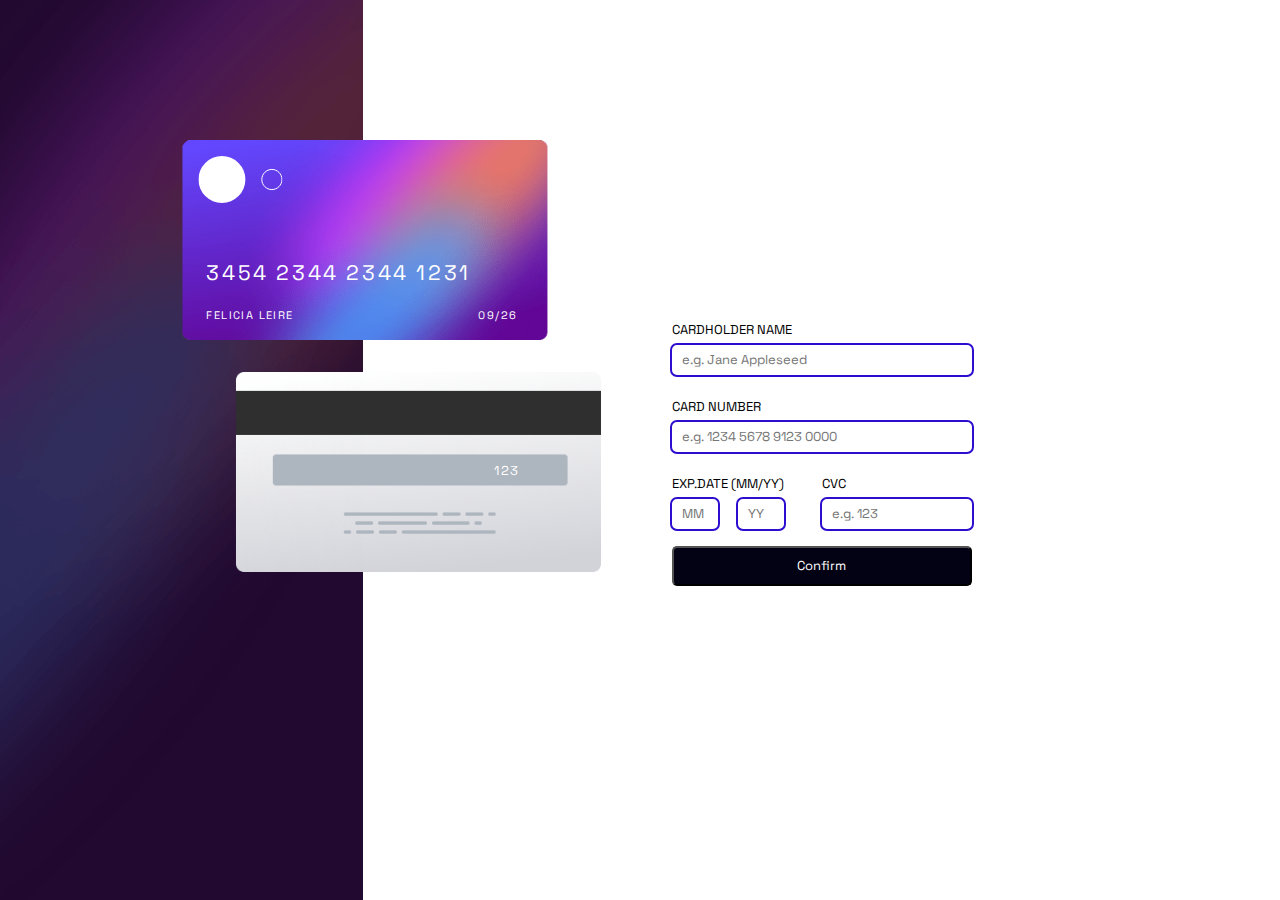
<file: scr/index.html>
<!DOCTYPE html>
<html lang="en">
<head>
  <meta charset="UTF-8">
  <meta name="viewport" content="width=device-width, initial-scale=1.0"> <!-- displays site properly based on user's device -->

  <link rel="icon" type="image/png" sizes="32x32" href="./images/favicon-32x32.png">
  <link rel="stylesheet" href="index.css">
  <title>Frontend Mentor | Interactive card details form</title>
</head>
<body>
  <main>
    <section class="style">
      <div id = "bg_card_front_id">
        <img class = "bg_card_fornt" src="../images/bg-card-front.png">
        <p id="bg_card_front_number">3454 2344 2344 1231</p>
        <svg width="84" height="47" fill="none" xmlns="http://www.w3.org/2000/svg">
          <ellipse cx="23.478" cy="23.5" rx="23.478" ry="23.5" fill="#fff"/>
          <path d="M83.5 23.5c0 5.565-4.507 10.075-10.065 10.075-5.559 0-10.065-4.51-10.065-10.075 0-5.565 4.506-10.075 10.065-10.075 5.558 0 10.065 4.51 10.065 10.075Z" stroke="#fff"/>
        </svg>
        <div id="bg_card_front_name">
          <p>FELICIA LEIRE</p>
          <p>09/26</p>
        </div>
      </div>

      <div id="bg_card_back_id">
        <img class = "bg_card_back" src="../images/bg-card-back.png">
        <p>123</p>
      </div>
    </section>

    <section class="style_form">

      <form>

        <label for = "card_name">CARDHOLDER NAME</label>
        <input type = "text" required placeholder="e.g. Jane Appleseed" class="fcard_name">
        <p class="card_name_error"></p><br/>
        <label for = "card_number">CARD NUMBER</label>
        <input type = "text" required placeholder="e.g. 1234 5678 9123 0000" class="fcard_number"><br/>
        <div class="card_labelFor_time">
          <label for = "card_date">EXP.DATE (MM/YY)</label>
          <label for = "card_date">CVC</label>
        </div>
        <div class="card_time_wraper">
          <div class="card_m_y">
            <input type="text" id="card_m" placeholder="MM" required><input type="number" name="" id="cardyear" placeholder="YY"></div>
          <div class="card_cvv"><input type="number" name="" id="card_cvv" placeholder="e.g. 123"></div>
        </div>
        <div class="card_labelFor_time">
          <label for = "card_date" class="card_m_y_error"></label>
          <label for = "card_date" class="card_cvv_error"></label>
        </div>
        <br>
        <button type="submit" id = "card_btn">Confirm</button>

      </form>

    </section>
  </main>
  <script src="index.js"></script>
 <!--0000 0000 0000 0000
  Jane Appleseed
  00/00

  000

  Cardholder Name
  e.g. Jane Appleseed

  Card Number
  e.g. 1234 5678 9123 0000

  Exp. Date (MM/YY)
  MM
  YY

  CVC
  e.g. 123

  Confirm -->

  <!-- Completed state start -->
<!--
  Thank you!
  We've added your card details
  Continue 
  
  <div class="attribution">
    Challenge by <a href="https://www.frontendmentor.io?ref=challenge" target="_blank">Frontend Mentor</a>. 
    Coded by <a href="#">Your Name Here</a>.
  </div>-->
</body>
</html>
</file>
<file: scr/index.css>
@import url('https://fonts.googleapis.com/css2?family=Space+Grotesk:wght@500&display=swap');
:root {
    --border : 2px solid white;
}
* {
    padding: 0px;
    margin: 0px;
    font-size:13px;
    font-family: "Space Grotesk";
}
main {
    display: flex;
    height: 100vh;
}

.style {
    position: relative;
    min-width: 40px;
    background-image: url("../images/bg-main-desktop.png");
}
.style_form {
    flex: 72%;
    display: grid;
    place-content: center;
}
label {
    line-height: 30px;
}
form {
    width: 300px;
    display: flex;
    flex-direction: column;
    justify-content: center;
}

input::-webkit-outer-spin-button,
input::-webkit-inner-spin-button {
  -webkit-appearance: none;
  margin: 0;
}

input {
    height: 30px;
    outline:2px solid rgb(46, 13, 208);
    border:none;
    border-radius: 5px;
    padding-left: 10px;
    cursor: pointer;
}
#card_btn{
    height: 40px;
    color: white;
    background-color: rgb(2, 2, 20);
    border-radius: 5px;
    cursor: pointer;
}
.card_time_wraper {
    display: flex;
    justify-content: space-between;
}
.card_m_y {
    width: 40%;
    display: flex;
    justify-content:left;
}
.card_m_y>input:nth-child(1){
    width: 30%;
    margin-right: 20px;
}
.card_labelFor_time {
    display: flex;
    justify-content: space-between;
}
.card_labelFor_time>label:nth-child(1) {
    width: 38%;
}
.card_labelFor_time>label:nth-child(2) {
    width: 50%;
}
.card_m_y>input:nth-child(2){
    width: 30%;
}
.card_cvv {
    width: 50%;
    display: flex;
    justify-content: right;
}
.card_cvv>input {
    width: 98%;
}

#bg_card_front_id {
    position:absolute;
    height: 200px;
    transform: translate(50%,70%);
}

#bg_card_front_id>svg {
    position: absolute;
    top: 16px;
    left: 16px;
}
#bg_card_front_id>p {
    position: absolute;
    font-size: 21px;
    color: white;
    bottom: 54px;
    left: 24px;
    letter-spacing:2.6px;
}

.bg_card_fornt {
    height: inherit;
}

.bg_card_back {
    height: inherit;
}

#bg_card_front_name>* {
    position: absolute;
    font-size: 11px;
    bottom: 18px;
    color: white;
    letter-spacing: 1.4px;
}

#bg_card_front_name>p:nth-child(1) {
    left: 24px;
}

#bg_card_front_name>p:nth-child(2) {
    right: 30px;
}

#bg_card_back_id {
    position:relative;
    height: 200px;
    transform: translate(65%,186%);
}

#bg_card_back_id>p{
    position: absolute;
    color: white;
    top: 90px;
    right: 80px;
    letter-spacing: 1.2px;
}
.bg_card_back {
    position: relative;
}

.card_m_y_error,.card_cvv_error {
    color: red;
}
.card_name_error {
    color: red;
}


.attribution { font-size: 11px; text-align: center; }
.attribution a { color: hsl(228, 45%, 44%); }
</file>
